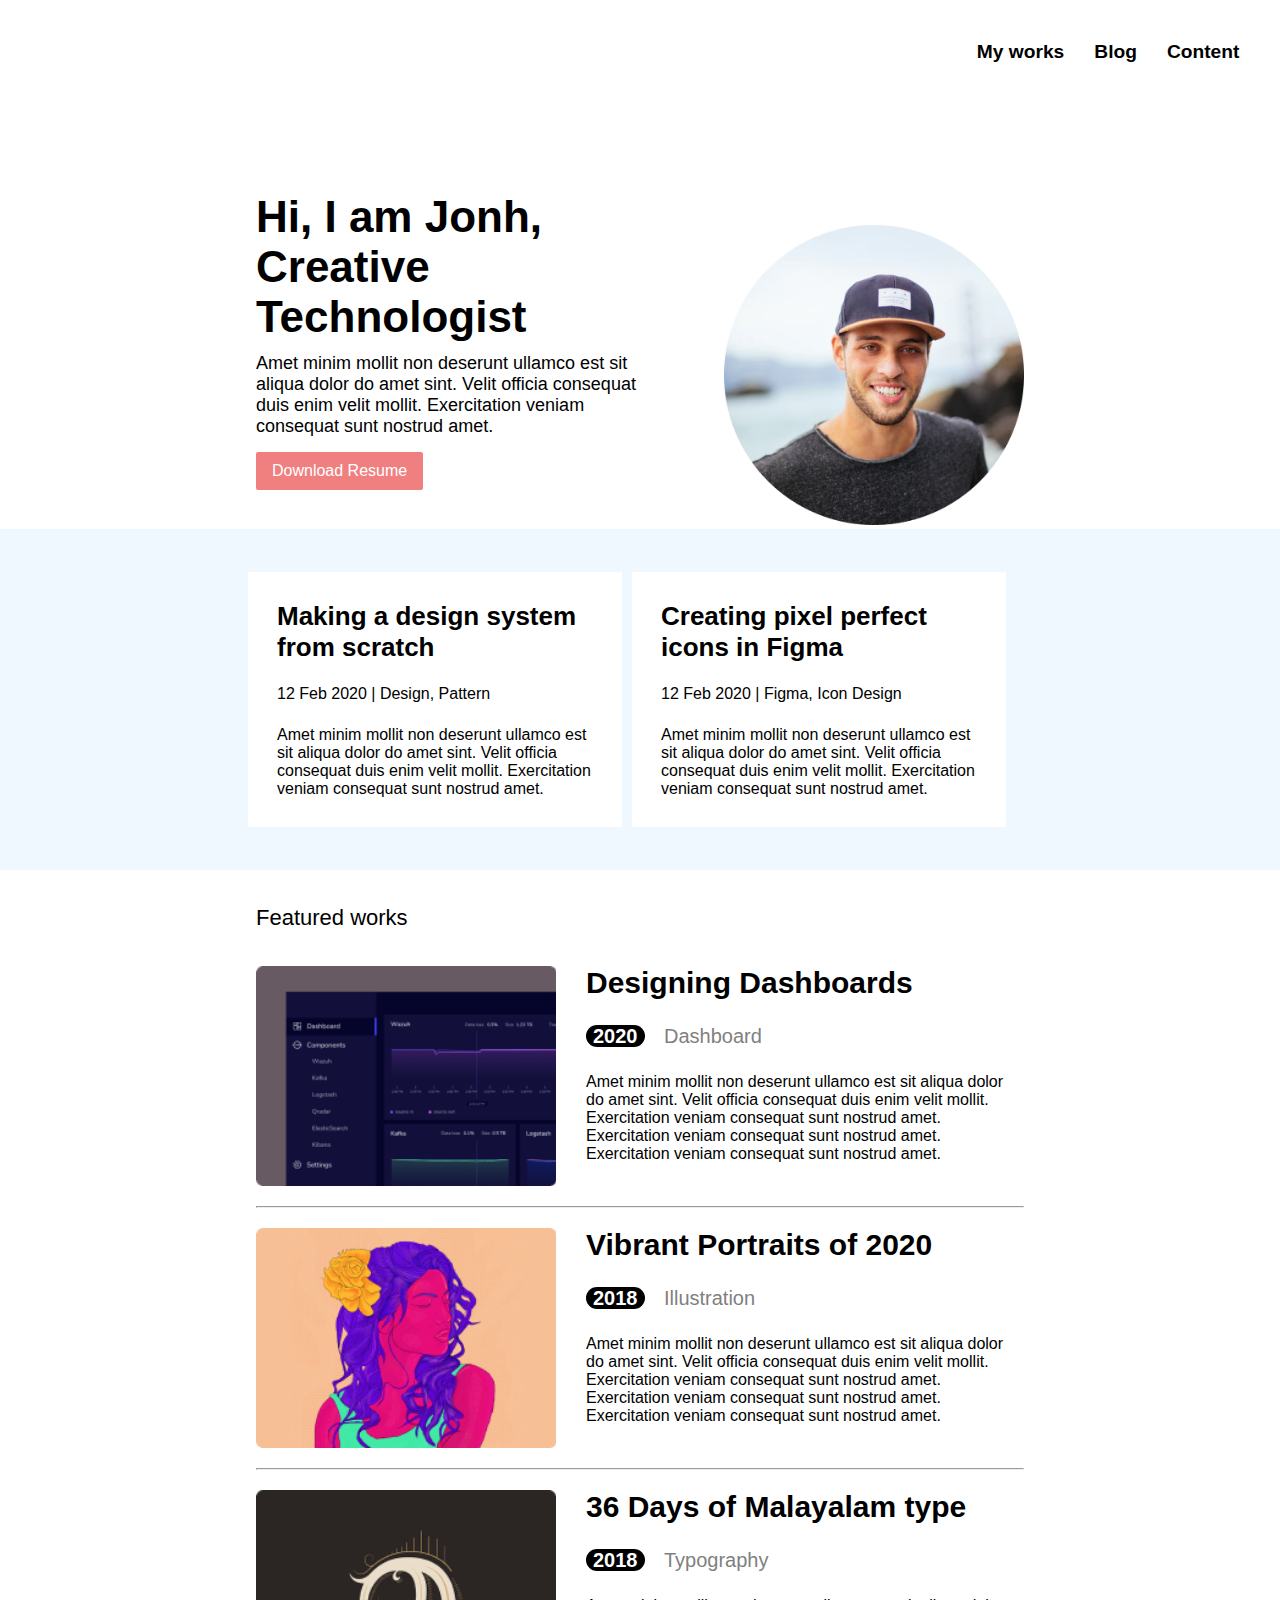
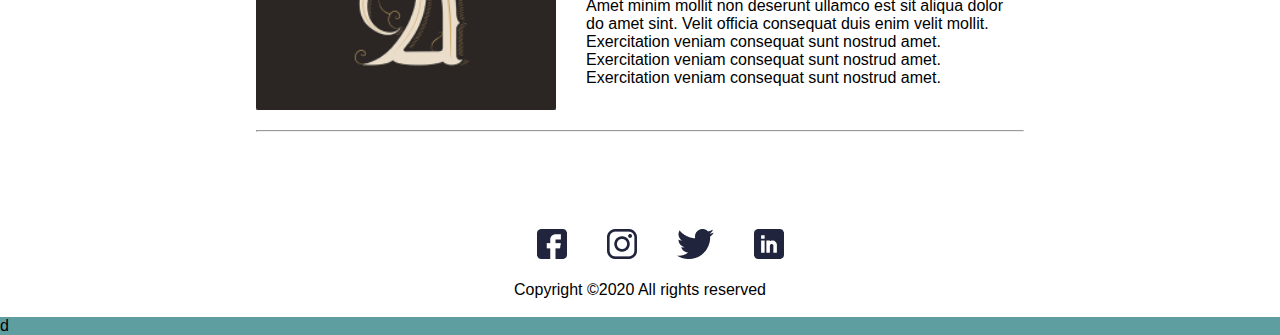
<file: src/index.html>
<!doctype html>
<html class="no-js" lang="">

<head>
  <meta charset="utf-8">
  <meta name="viewport" content="width=device-width, initial-scale=1">
  <title></title>
  <link rel="stylesheet" href="css/style.css">
  <meta name="description" content="">

<!--  f-->
  <link rel="preconnect" href="https://fonts.googleapis.com">
  <link rel="preconnect" href="https://fonts.gstatic.com" crossorigin>
  <link href="https://fonts.googleapis.com/css2?family=Heebo:wght@100..900&display=swap" rel="stylesheet">

  <meta property="og:title" content="">
  <meta property="og:type" content="">
  <meta property="og:url" content="">
  <meta property="og:image" content="">

  <link rel="icon" href="/favicon.ico" sizes="any">
  <link rel="icon" href="/icon.svg" type="image/svg+xml">
  <link rel="apple-touch-icon" href="icon.png">

  <link rel="manifest" href="site.webmanifest">
  <meta name="theme-color" content="#fafafa">
</head>

<body>
<header class="srcCont">
  <ul class="headerTxt">
    <li>Content</li>
    <li>Blog</li>
    <li>My works</li>
  </ul>
</header>
<main class="srcCont">
  <div class="txtCont">
    <h1>
      Hi, I am Jonh,
      Creative Technologist
    </h1>
    <h2>
      Amet minim mollit non deserunt ullamco est sit aliqua dolor do amet sint. Velit officia consequat duis enim velit mollit. Exercitation veniam consequat sunt nostrud amet.
    </h2>
    <button class="btn">Download Resume</button>
  </div>
  <img src="img/Ellipse%201.png" class="imgInit" alt="abiba">
</main>
<div class="srcCont">
  <div class="cardWrapper">
    <div class="card">
      <h3>Making a design system from scratch</h3>
      <p class="dateNCat">12 Feb 2020   |   Design, Pattern</p>
      <p>Amet minim mollit non deserunt ullamco est sit aliqua dolor do amet sint. Velit officia consequat duis enim velit mollit. Exercitation veniam consequat sunt nostrud amet.</p>
    </div>
    <div class="card">
      <h3>Creating pixel perfect icons in Figma</h3>
      <p class="dateNCat">12 Feb 2020   |   Figma, Icon Design</p>
      <p>Amet minim mollit non deserunt ullamco est sit aliqua dolor do amet sint. Velit officia consequat duis enim velit mollit. Exercitation veniam consequat sunt nostrud amet.</p>
    </div>
  </div>
</div>
<div class="srcCont">
  <div class="featureWrapper featDiv">
    <h2 class="featureTitle">Featured works</h2>
  </div>
  <div class="featDiv">
    <div class="parent">
      <div class="div1 img1"></div>
      <div class="div2">
        <h3>Designing Dashboards</h3>
        <p class="dashTxt"><span class="yr">2020</span> <span class="dash">     Dashboard</span></p>
        <p class="featContTxt">Amet minim mollit non deserunt ullamco est sit aliqua dolor do amet sint. Velit officia consequat duis enim velit mollit. Exercitation veniam consequat sunt nostrud amet. Exercitation veniam consequat sunt nostrud amet. Exercitation veniam consequat sunt nostrud amet. </p>
      </div>
    </div>
    <hr>
    <div class="parent">
      <div class="div1 img2"></div>
      <div class="div2">
        <h3>Vibrant Portraits of 2020</h3>
        <p class="dashTxt"><span class="yr">2018</span> <span class="dash">     Illustration</span></p>
        <p class="featContTxt">Amet minim mollit non deserunt ullamco est sit aliqua dolor do amet sint. Velit officia consequat duis enim velit mollit. Exercitation veniam consequat sunt nostrud amet. Exercitation veniam consequat sunt nostrud amet. Exercitation veniam consequat sunt nostrud amet. </p>
      </div>
    </div>
    <hr>
    <div class="parent">
      <div class="div1 img3"></div>
      <div class="div2">
        <h3>36 Days of Malayalam type</h3>
        <p class="dashTxt"><span class="yr">2018</span> <span class="dash">     Typography</span></p>
        <p class="featContTxt">Amet minim mollit non deserunt ullamco est sit aliqua dolor do amet sint. Velit officia consequat duis enim velit mollit. Exercitation veniam consequat sunt nostrud amet. Exercitation veniam consequat sunt nostrud amet. Exercitation veniam consequat sunt nostrud amet.</p>
      </div>
    </div>
    <hr>
    <footer>
      <div>
        <a href="#"><img src="../src/img/fb.png" alt="fb"></a>
        <a href="#"><img src="../src/img/insta.png" alt="insta"></a>
        <a href="#"><img src="../src/img/Group.png" alt="twt"></a>
        <a href="#"><img src="../src/img/Linkedin.png" alt="lnk"></a>
      </div>
      <p class="cprTxt">Copyright ©2020 All rights reserved </p>
    </footer>
  </div>
</div>
<div class="srcCont">d</div>
</body>

</html>
</file>
<file: src/css/style.css>
* {
  margin: 0;
  padding: 0;
  overflow-x: hidden;
  font-family: Roboto, sans-serif;
}

.srcCont {
  display: flex;
}

.srcCont:nth-child(1) {
  background-color: white;
}

.srcCont:nth-child(2) {
  background-color: white;
}

.srcCont:nth-child(3) {
  background-color: aliceblue;
  display: flex;
  align-items: center;
  flex-direction: row;
}

.srcCont:nth-child(4) {
  background-color: white;
  display: flex;
  align-items: center;
  flex-direction: column;
}

.srcCont:nth-child(5) {
  background-color: cadetblue;
}

.txtCont {
  margin: 8% 50% 0 20vw;
}

h1 {
  padding-top: 3%;
  font-size: 44px;
  font-weight: bold;
}

h2 {
  padding-top: 3%;
  font-size: 18px;
  font-weight: initial;
}

.imgInit {
  position: absolute;
  top: 25%;
  right: 20vw;
  height: 300px;
  width: 300px;
}

.btn {
  all: initial;
  margin-top: 4%;
  background-color: lightcoral;
  font-family: Hebbo, sans-serif;
  color: white;
  padding: 10px 16px 10px 16px;
  border-radius: 2px;
  margin-bottom: 10%;
}

.headerTxt {
  width: 98%;
  margin-top: 2%;
  display: inline-block;
}

.headerTxt li {
  float: right;
  padding: 15px;
  font-weight: bold;
  font-family: Hebbo, sans-serif;
  font-size: 1.2rem;
}

.cardWrapper {
  margin-left: 19vw;
  margin-top: 3%;
  margin-bottom: 3%;
  display: flex;
  width: 60%;
}

.card {
  background-color: white;
  margin: 5px;
  width: 100%;
  padding: 1.8rem;
}

.dateNCat {
  padding-top: 1.4rem;
  padding-bottom: 1.4rem;
}

.card h3 {
  font-weight: bold;
  font-size: 26px;
}

.card h3 {
  font-weight: bold;
  font-size: 26px;
}

.card p {
  font-size: 16px;
}

.featDiv {
  width: 60%;
}

.featureWrapper {
  text-align: left;
}

.parent {
  display: flex;
  flex-direction: row;
}

.featImg {
  width: 246px;
  height: 180px;
}

.yr {
  color: white;
  border-radius: 12px;
  background-color: black;
  padding: 0 7px 0 7px;
  font-weight: bold;
  font-size: 20px;
}

.div1 {
  flex-basis: 300px;
  flex-grow: 0;
  flex-shrink: 0;
  height: 220px;
  background-size: cover;
}

.img1 {
  background-image: url("../img/Rectangle 30.png");
}

.img2 {
  background-image: url("../img/Rectangle 32.png");
}

.img3 {
  background-image: url("../img/Rectangle 34.png");
}


.div2 {
  padding-left: 30px;
}

.div2 h3 {
  font-size: 30px;
}

.dashTxt {
  padding-top: 25px;
  padding-bottom: 25px;
}

.dash {
  color: grey;
  padding-left: 15px;
  font-size: 20px;
}

.featContTxt {
  font-size: 16px;
}

.featureTitle {
  font-size: 22px;
  padding-top: 35px;
  padding-bottom: 35px;
}

hr {
  margin-top: 20px;
  margin-bottom: 20px;
  background-color: lightgrey;
}

footer {
  padding-top: 10%;
  display: flex;
  flex-direction: column;
}

footer div {
  display: flex;
  align-items: center;
  justify-content: center;
}

footer div a {
  padding-left: 40px;
}

.cprTxt {
  padding: 18px;
  text-align: center;
}
</file>
